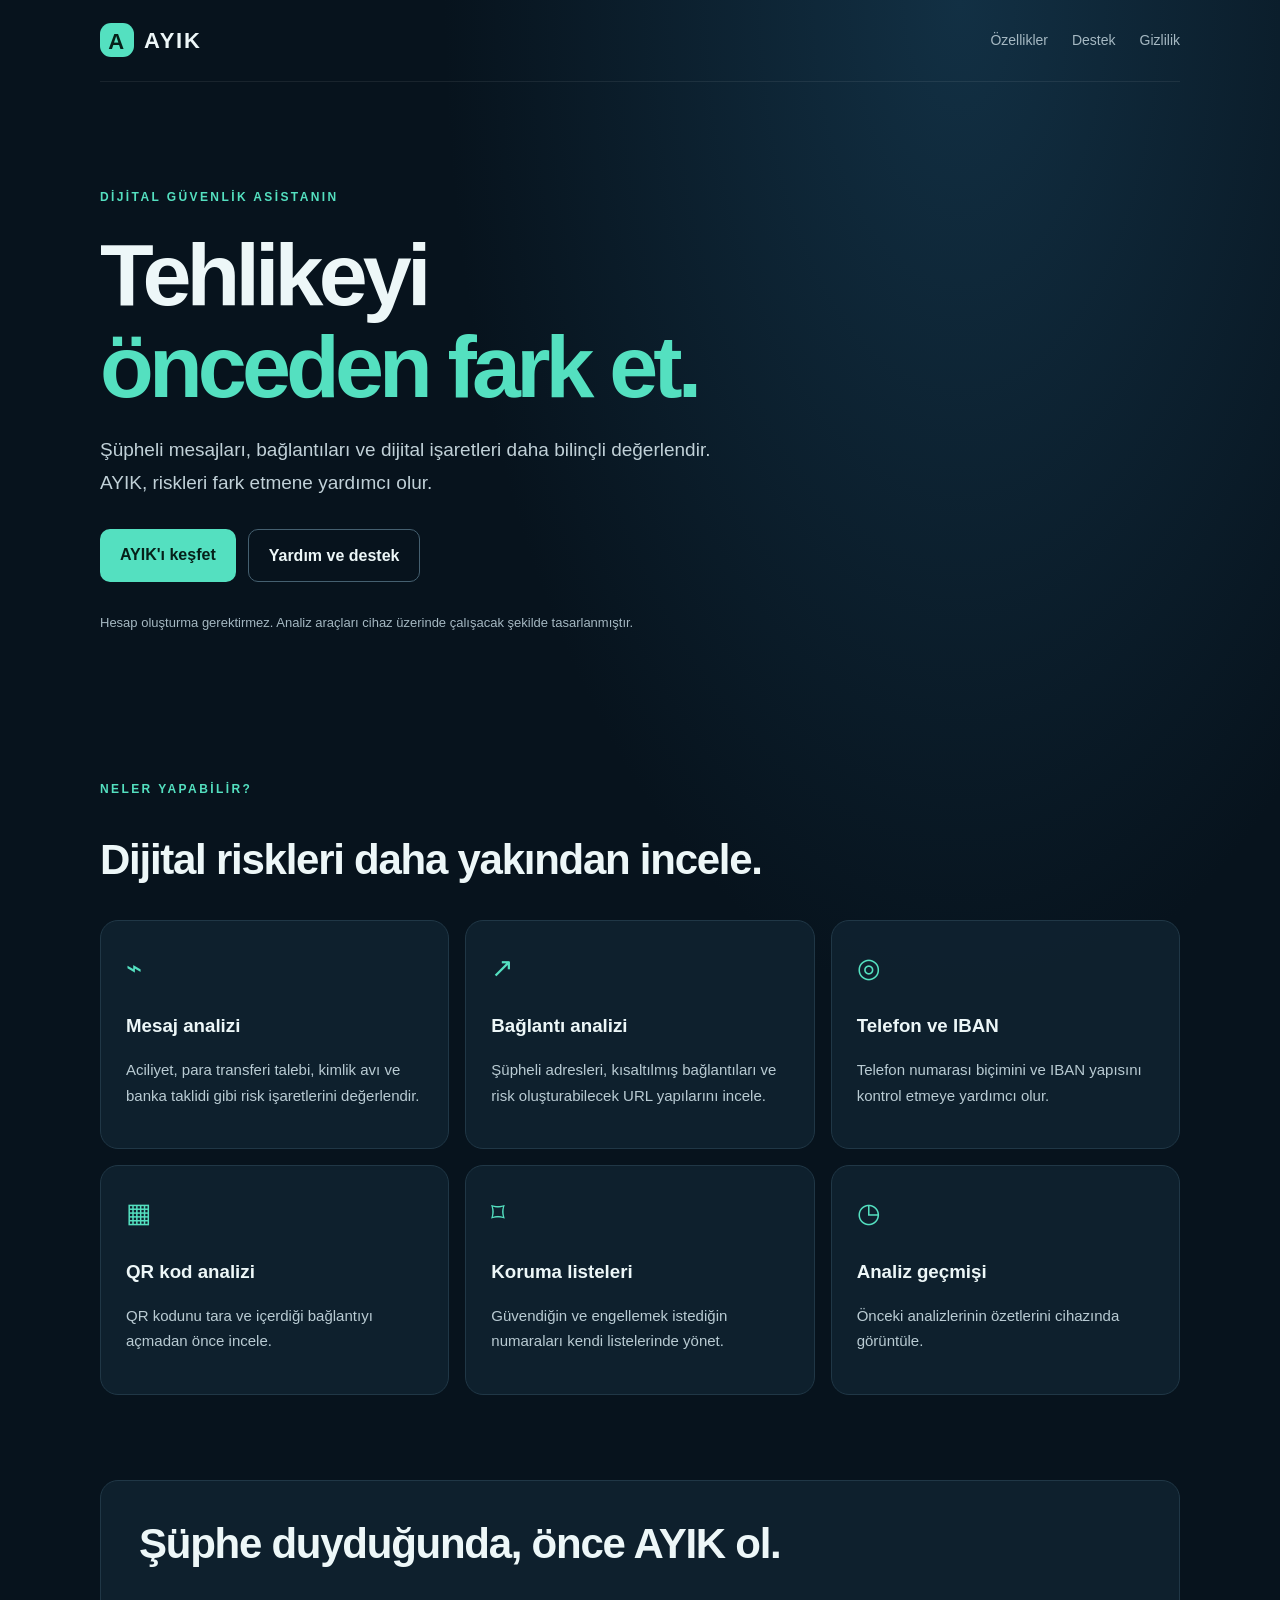
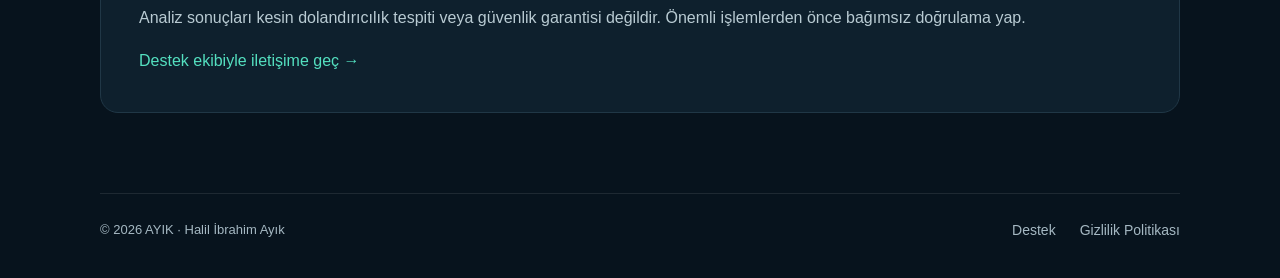
<file: index.html>
<!doctype html>
<html lang="tr">
<head>
<meta charset="utf-8"><meta name="viewport" content="width=device-width,initial-scale=1">
<meta name="description" content="AYIK, şüpheli mesajları, bağlantıları ve dijital risk işaretlerini değerlendirmenize yardımcı olan güvenlik asistanıdır.">
<title>AYIK – Dijital Tehditleri Önceden Fark Et</title><link rel="stylesheet" href="styles.css">
</head>
<body>
<header class="wrap nav"><a class="brand" href="index.html"><span class="mark">A</span> AYIK</a><nav><a href="#ozellikler">Özellikler</a><a href="support.html">Destek</a><a href="privacy.html">Gizlilik</a></nav></header>
<main>
<section class="hero wrap"><div class="eyebrow">DİJİTAL GÜVENLİK ASİSTANIN</div><h1>Tehlikeyi<br><span>önceden fark et.</span></h1><p class="lead">Şüpheli mesajları, bağlantıları ve dijital işaretleri daha bilinçli değerlendir. AYIK, riskleri fark etmene yardımcı olur.</p><div class="actions"><a class="button primary" href="#ozellikler">AYIK'ı keşfet</a><a class="button secondary" href="support.html">Yardım ve destek</a></div><div class="note">Hesap oluşturma gerektirmez. Analiz araçları cihaz üzerinde çalışacak şekilde tasarlanmıştır.</div></section>
<section class="wrap section" id="ozellikler"><div class="eyebrow">NELER YAPABİLİR?</div><h2>Dijital riskleri daha yakından incele.</h2><div class="cards">
<article><div class="symbol">⌁</div><h3>Mesaj analizi</h3><p>Aciliyet, para transferi talebi, kimlik avı ve banka taklidi gibi risk işaretlerini değerlendir.</p></article>
<article><div class="symbol">↗</div><h3>Bağlantı analizi</h3><p>Şüpheli adresleri, kısaltılmış bağlantıları ve risk oluşturabilecek URL yapılarını incele.</p></article>
<article><div class="symbol">◎</div><h3>Telefon ve IBAN</h3><p>Telefon numarası biçimini ve IBAN yapısını kontrol etmeye yardımcı olur.</p></article>
<article><div class="symbol">▦</div><h3>QR kod analizi</h3><p>QR kodunu tara ve içerdiği bağlantıyı açmadan önce incele.</p></article>
<article><div class="symbol">⌑</div><h3>Koruma listeleri</h3><p>Güvendiğin ve engellemek istediğin numaraları kendi listelerinde yönet.</p></article>
<article><div class="symbol">◷</div><h3>Analiz geçmişi</h3><p>Önceki analizlerinin özetlerini cihazında görüntüle.</p></article>
</div></section>
<section class="wrap callout"><h2>Şüphe duyduğunda, önce AYIK ol.</h2><p>Analiz sonuçları kesin dolandırıcılık tespiti veya güvenlik garantisi değildir. Önemli işlemlerden önce bağımsız doğrulama yap.</p><a href="support.html">Destek ekibiyle iletişime geç →</a></section>
</main>
<footer class="wrap footer"><span>© 2026 AYIK · Halil İbrahim Ayık</span><div><a href="support.html">Destek</a><a href="privacy.html">Gizlilik Politikası</a></div></footer>
</body></html>
</file>
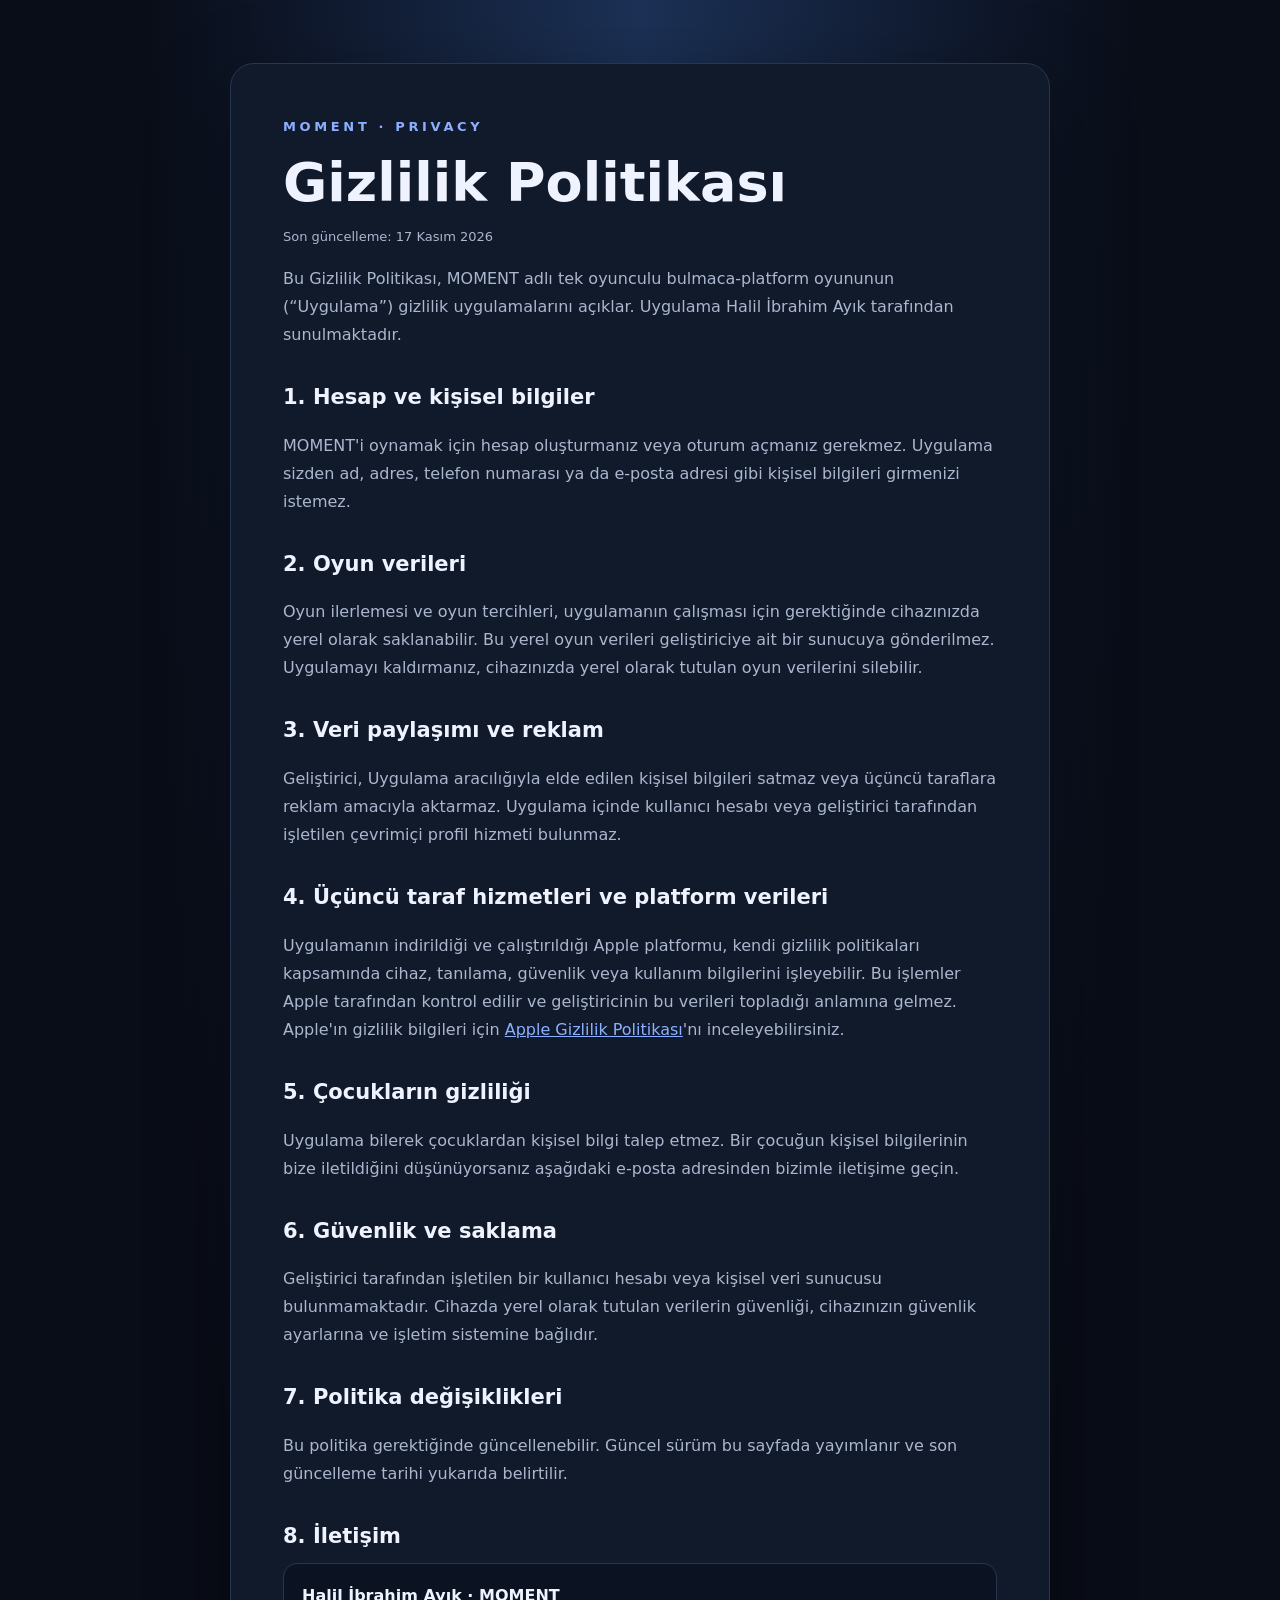
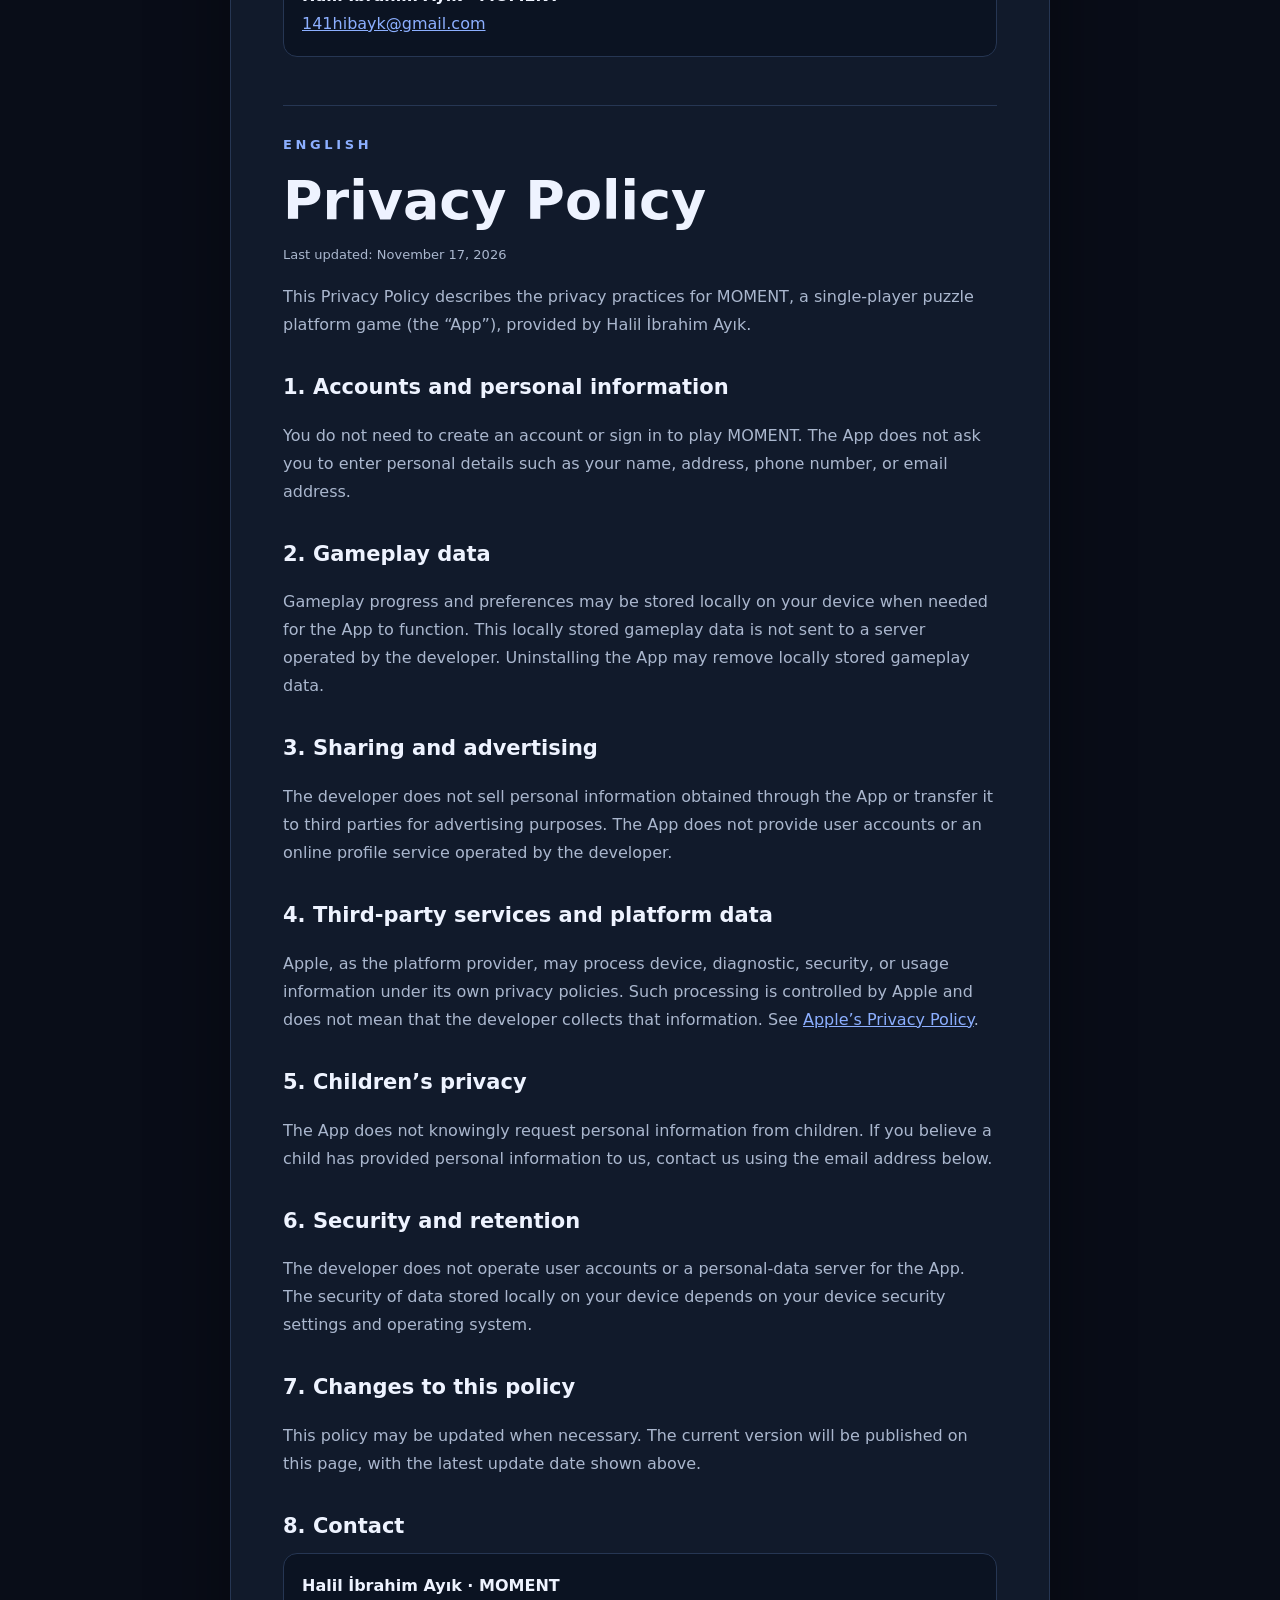
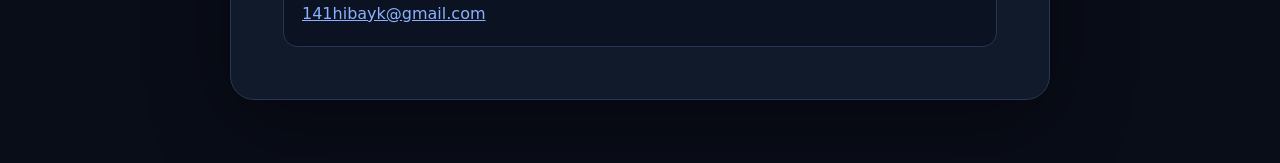
<file: moment-privacy/index.html>
<!doctype html>
<html lang="tr">
<head>
<meta charset="utf-8">
<meta name="viewport" content="width=device-width,initial-scale=1">
<meta name="description" content="MOMENT oyununun gizlilik politikası ve kişisel verilerin işlenmesine ilişkin bilgiler.">
<title>MOMENT – Gizlilik Politikası</title>
<style>
:root{color-scheme:dark;--bg:#090d18;--panel:#111a2b;--text:#eef3ff;--muted:#aab7ce;--accent:#8cafff}
*{box-sizing:border-box}body{margin:0;background:radial-gradient(ellipse at 50% 0,#1c3156 0,var(--bg) 55%);color:var(--text);font:16px/1.75 system-ui,-apple-system,Segoe UI,sans-serif}
main{width:min(820px,calc(100% - 36px));margin:7vh auto;padding:clamp(24px,6vw,52px);background:var(--panel);border:1px solid #263653;border-radius:24px;box-shadow:0 24px 80px #0006}
.mark{letter-spacing:.28em;text-transform:uppercase;color:var(--accent);font-size:13px;font-weight:700}h1{font-size:clamp(34px,7vw,54px);line-height:1.1;margin:14px 0}h2{font-size:21px;margin:30px 0 8px}p,li{color:var(--muted)}a{color:var(--accent);overflow-wrap:anywhere}.updated{font-size:13px;color:var(--muted)}.contact{padding:18px;background:#0b1322;border-radius:14px;border:1px solid #263653}.lang{margin-top:48px;padding-top:28px;border-top:1px solid #263653}
</style>
</head>
<body>
<main>
<div class="mark">MOMENT · PRIVACY</div>
<h1>Gizlilik Politikası</h1>
<p class="updated">Son güncelleme: 17 Kasım 2026</p>
<p>Bu Gizlilik Politikası, MOMENT adlı tek oyunculu bulmaca-platform oyununun (“Uygulama”) gizlilik uygulamalarını açıklar. Uygulama Halil İbrahim Ayık tarafından sunulmaktadır.</p>

<h2>1. Hesap ve kişisel bilgiler</h2>
<p>MOMENT'i oynamak için hesap oluşturmanız veya oturum açmanız gerekmez. Uygulama sizden ad, adres, telefon numarası ya da e-posta adresi gibi kişisel bilgileri girmenizi istemez.</p>

<h2>2. Oyun verileri</h2>
<p>Oyun ilerlemesi ve oyun tercihleri, uygulamanın çalışması için gerektiğinde cihazınızda yerel olarak saklanabilir. Bu yerel oyun verileri geliştiriciye ait bir sunucuya gönderilmez. Uygulamayı kaldırmanız, cihazınızda yerel olarak tutulan oyun verilerini silebilir.</p>

<h2>3. Veri paylaşımı ve reklam</h2>
<p>Geliştirici, Uygulama aracılığıyla elde edilen kişisel bilgileri satmaz veya üçüncü taraflara reklam amacıyla aktarmaz. Uygulama içinde kullanıcı hesabı veya geliştirici tarafından işletilen çevrimiçi profil hizmeti bulunmaz.</p>

<h2>4. Üçüncü taraf hizmetleri ve platform verileri</h2>
<p>Uygulamanın indirildiği ve çalıştırıldığı Apple platformu, kendi gizlilik politikaları kapsamında cihaz, tanılama, güvenlik veya kullanım bilgilerini işleyebilir. Bu işlemler Apple tarafından kontrol edilir ve geliştiricinin bu verileri topladığı anlamına gelmez. Apple'ın gizlilik bilgileri için <a href="https://www.apple.com/legal/privacy/">Apple Gizlilik Politikası</a>'nı inceleyebilirsiniz.</p>

<h2>5. Çocukların gizliliği</h2>
<p>Uygulama bilerek çocuklardan kişisel bilgi talep etmez. Bir çocuğun kişisel bilgilerinin bize iletildiğini düşünüyorsanız aşağıdaki e-posta adresinden bizimle iletişime geçin.</p>

<h2>6. Güvenlik ve saklama</h2>
<p>Geliştirici tarafından işletilen bir kullanıcı hesabı veya kişisel veri sunucusu bulunmamaktadır. Cihazda yerel olarak tutulan verilerin güvenliği, cihazınızın güvenlik ayarlarına ve işletim sistemine bağlıdır.</p>

<h2>7. Politika değişiklikleri</h2>
<p>Bu politika gerektiğinde güncellenebilir. Güncel sürüm bu sayfada yayımlanır ve son güncelleme tarihi yukarıda belirtilir.</p>

<h2>8. İletişim</h2>
<div class="contact">
<strong>Halil İbrahim Ayık · MOMENT</strong><br>
<a href="mailto:141hibayk@gmail.com?subject=MOMENT%20Privacy">141hibayk@gmail.com</a>
</div>

<div class="lang">
<div class="mark">ENGLISH</div>
<h1>Privacy Policy</h1>
<p class="updated">Last updated: November 17, 2026</p>
<p>This Privacy Policy describes the privacy practices for MOMENT, a single-player puzzle platform game (the “App”), provided by Halil İbrahim Ayık.</p>
<h2>1. Accounts and personal information</h2>
<p>You do not need to create an account or sign in to play MOMENT. The App does not ask you to enter personal details such as your name, address, phone number, or email address.</p>
<h2>2. Gameplay data</h2>
<p>Gameplay progress and preferences may be stored locally on your device when needed for the App to function. This locally stored gameplay data is not sent to a server operated by the developer. Uninstalling the App may remove locally stored gameplay data.</p>
<h2>3. Sharing and advertising</h2>
<p>The developer does not sell personal information obtained through the App or transfer it to third parties for advertising purposes. The App does not provide user accounts or an online profile service operated by the developer.</p>
<h2>4. Third-party services and platform data</h2>
<p>Apple, as the platform provider, may process device, diagnostic, security, or usage information under its own privacy policies. Such processing is controlled by Apple and does not mean that the developer collects that information. See <a href="https://www.apple.com/legal/privacy/">Apple’s Privacy Policy</a>.</p>
<h2>5. Children’s privacy</h2>
<p>The App does not knowingly request personal information from children. If you believe a child has provided personal information to us, contact us using the email address below.</p>
<h2>6. Security and retention</h2>
<p>The developer does not operate user accounts or a personal-data server for the App. The security of data stored locally on your device depends on your device security settings and operating system.</p>
<h2>7. Changes to this policy</h2>
<p>This policy may be updated when necessary. The current version will be published on this page, with the latest update date shown above.</p>
<h2>8. Contact</h2>
<div class="contact"><strong>Halil İbrahim Ayık · MOMENT</strong><br><a href="mailto:141hibayk@gmail.com?subject=MOMENT%20Privacy">141hibayk@gmail.com</a></div>
</div>
</main>
</body>
</html>
</file>
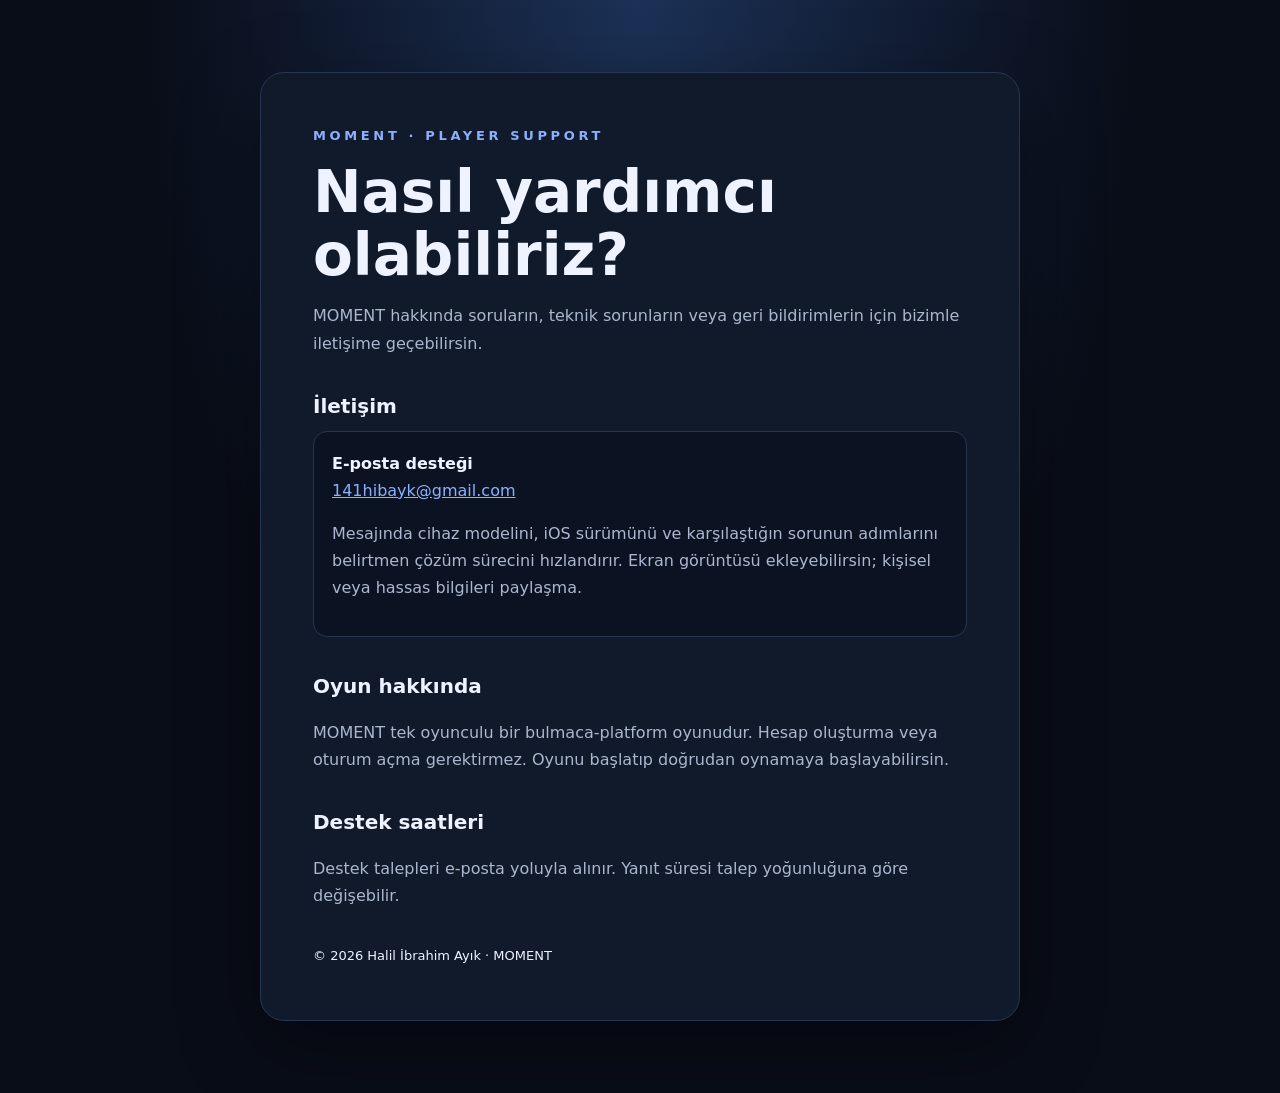
<file: moment-support/index.html>
<!doctype html>
<html lang="tr">
<head>
<meta charset="utf-8">
<meta name="viewport" content="width=device-width,initial-scale=1">
<meta name="description" content="MOMENT oyunuyla ilgili yardım, destek ve iletişim bilgileri.">
<title>MOMENT – Destek</title>
<style>
:root{color-scheme:dark;--bg:#090d18;--panel:#111a2b;--text:#eef3ff;--muted:#aab7ce;--accent:#8cafff}
*{box-sizing:border-box}body{margin:0;background:radial-gradient(ellipse at 50% 0,#1c3156 0,var(--bg) 55%);color:var(--text);font:16px/1.7 system-ui,-apple-system,Segoe UI,sans-serif}
main{width:min(760px,calc(100% - 36px));margin:8vh auto;padding:clamp(24px,6vw,52px);background:var(--panel);border:1px solid #263653;border-radius:24px;box-shadow:0 24px 80px #0006}
.mark{letter-spacing:.28em;text-transform:uppercase;color:var(--accent);font-size:13px;font-weight:700}h1{font-size:clamp(36px,7vw,58px);line-height:1.08;margin:14px 0}p{color:var(--muted)}h2{font-size:20px;margin:32px 0 8px}a{color:var(--accent);overflow-wrap:anywhere}.contact{padding:18px;background:#0b1322;border-radius:14px;border:1px solid #263653}.small{font-size:13px;margin-top:36px}
</style>
</head>
<body>
<main>
<div class="mark">MOMENT · PLAYER SUPPORT</div>
<h1>Nasıl yardımcı olabiliriz?</h1>
<p>MOMENT hakkında soruların, teknik sorunların veya geri bildirimlerin için bizimle iletişime geçebilirsin.</p>
<h2>İletişim</h2>
<div class="contact">
<strong>E-posta desteği</strong><br>
<a href="mailto:141hibayk@gmail.com?subject=MOMENT%20Support">141hibayk@gmail.com</a>
<p>Mesajında cihaz modelini, iOS sürümünü ve karşılaştığın sorunun adımlarını belirtmen çözüm sürecini hızlandırır. Ekran görüntüsü ekleyebilirsin; kişisel veya hassas bilgileri paylaşma.</p>
</div>
<h2>Oyun hakkında</h2>
<p>MOMENT tek oyunculu bir bulmaca-platform oyunudur. Hesap oluşturma veya oturum açma gerektirmez. Oyunu başlatıp doğrudan oynamaya başlayabilirsin.</p>
<h2>Destek saatleri</h2>
<p>Destek talepleri e-posta yoluyla alınır. Yanıt süresi talep yoğunluğuna göre değişebilir.</p>
<div class="small">© 2026 Halil İbrahim Ayık · MOMENT</div>
</main>
</body>
</html>
</file>
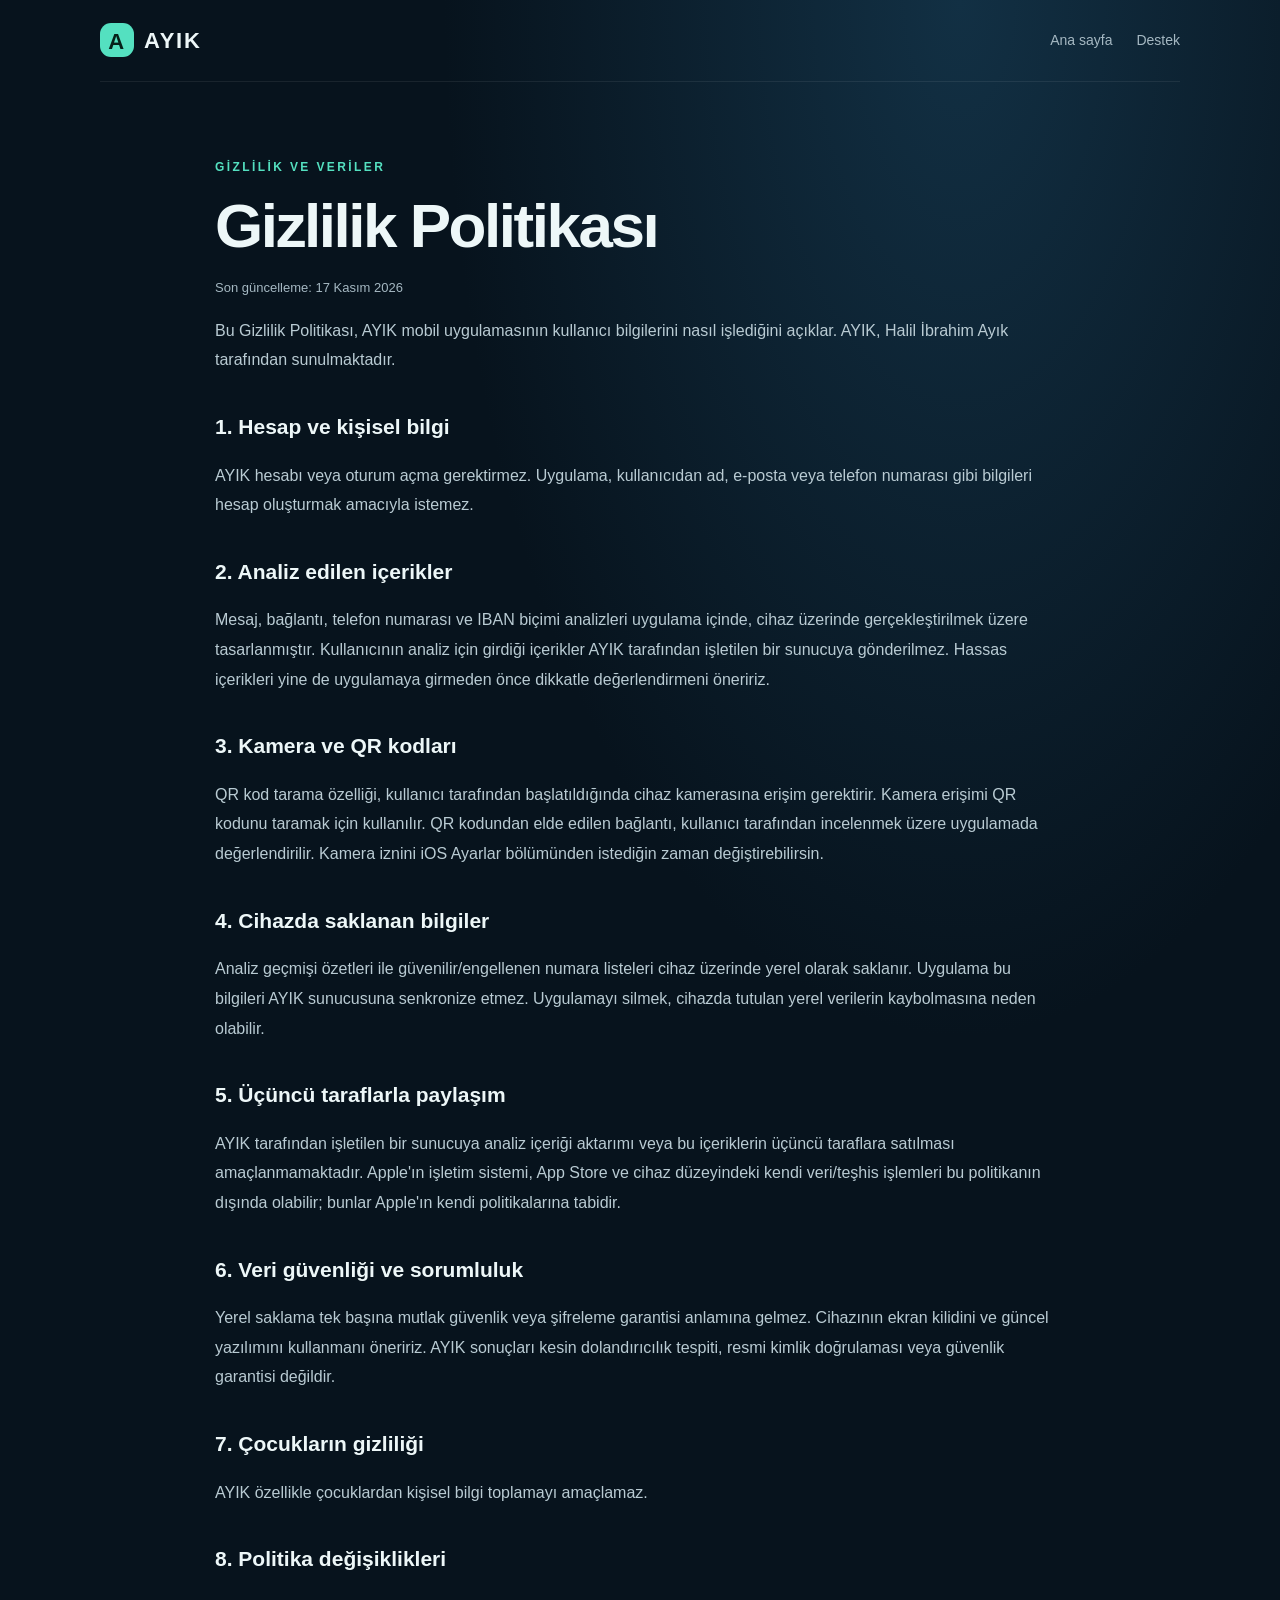
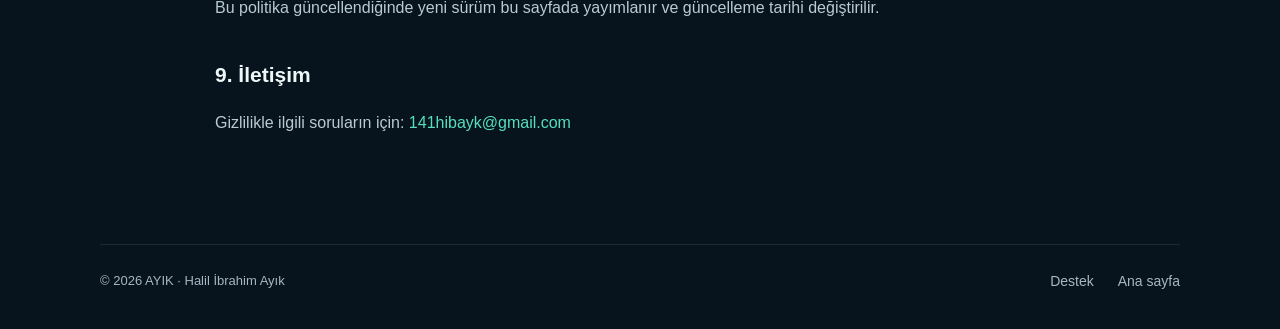
<file: privacy.html>
<!doctype html>
<html lang="tr"><head><meta charset="utf-8"><meta name="viewport" content="width=device-width,initial-scale=1"><title>Gizlilik Politikası – AYIK</title><link rel="stylesheet" href="styles.css"></head>
<body><header class="wrap nav"><a class="brand" href="index.html"><span class="mark">A</span> AYIK</a><nav><a href="index.html">Ana sayfa</a><a href="support.html">Destek</a></nav></header>
<main class="wrap page policy"><div class="eyebrow">GİZLİLİK VE VERİLER</div><h1>Gizlilik Politikası</h1><p class="muted">Son güncelleme: 17 Kasım 2026</p>
<p>Bu Gizlilik Politikası, AYIK mobil uygulamasının kullanıcı bilgilerini nasıl işlediğini açıklar. AYIK, Halil İbrahim Ayık tarafından sunulmaktadır.</p>
<h2>1. Hesap ve kişisel bilgi</h2><p>AYIK hesabı veya oturum açma gerektirmez. Uygulama, kullanıcıdan ad, e-posta veya telefon numarası gibi bilgileri hesap oluşturmak amacıyla istemez.</p>
<h2>2. Analiz edilen içerikler</h2><p>Mesaj, bağlantı, telefon numarası ve IBAN biçimi analizleri uygulama içinde, cihaz üzerinde gerçekleştirilmek üzere tasarlanmıştır. Kullanıcının analiz için girdiği içerikler AYIK tarafından işletilen bir sunucuya gönderilmez. Hassas içerikleri yine de uygulamaya girmeden önce dikkatle değerlendirmeni öneririz.</p>
<h2>3. Kamera ve QR kodları</h2><p>QR kod tarama özelliği, kullanıcı tarafından başlatıldığında cihaz kamerasına erişim gerektirir. Kamera erişimi QR kodunu taramak için kullanılır. QR kodundan elde edilen bağlantı, kullanıcı tarafından incelenmek üzere uygulamada değerlendirilir. Kamera iznini iOS Ayarlar bölümünden istediğin zaman değiştirebilirsin.</p>
<h2>4. Cihazda saklanan bilgiler</h2><p>Analiz geçmişi özetleri ile güvenilir/engellenen numara listeleri cihaz üzerinde yerel olarak saklanır. Uygulama bu bilgileri AYIK sunucusuna senkronize etmez. Uygulamayı silmek, cihazda tutulan yerel verilerin kaybolmasına neden olabilir.</p>
<h2>5. Üçüncü taraflarla paylaşım</h2><p>AYIK tarafından işletilen bir sunucuya analiz içeriği aktarımı veya bu içeriklerin üçüncü taraflara satılması amaçlanmamaktadır. Apple'ın işletim sistemi, App Store ve cihaz düzeyindeki kendi veri/teşhis işlemleri bu politikanın dışında olabilir; bunlar Apple'ın kendi politikalarına tabidir.</p>
<h2>6. Veri güvenliği ve sorumluluk</h2><p>Yerel saklama tek başına mutlak güvenlik veya şifreleme garantisi anlamına gelmez. Cihazının ekran kilidini ve güncel yazılımını kullanmanı öneririz. AYIK sonuçları kesin dolandırıcılık tespiti, resmi kimlik doğrulaması veya güvenlik garantisi değildir.</p>
<h2>7. Çocukların gizliliği</h2><p>AYIK özellikle çocuklardan kişisel bilgi toplamayı amaçlamaz.</p>
<h2>8. Politika değişiklikleri</h2><p>Bu politika güncellendiğinde yeni sürüm bu sayfada yayımlanır ve güncelleme tarihi değiştirilir.</p>
<h2>9. İletişim</h2><p>Gizlilikle ilgili soruların için: <a href="mailto:141hibayk@gmail.com">141hibayk@gmail.com</a></p>
</main><footer class="wrap footer"><span>© 2026 AYIK · Halil İbrahim Ayık</span><div><a href="support.html">Destek</a><a href="index.html">Ana sayfa</a></div></footer></body></html>
</file>
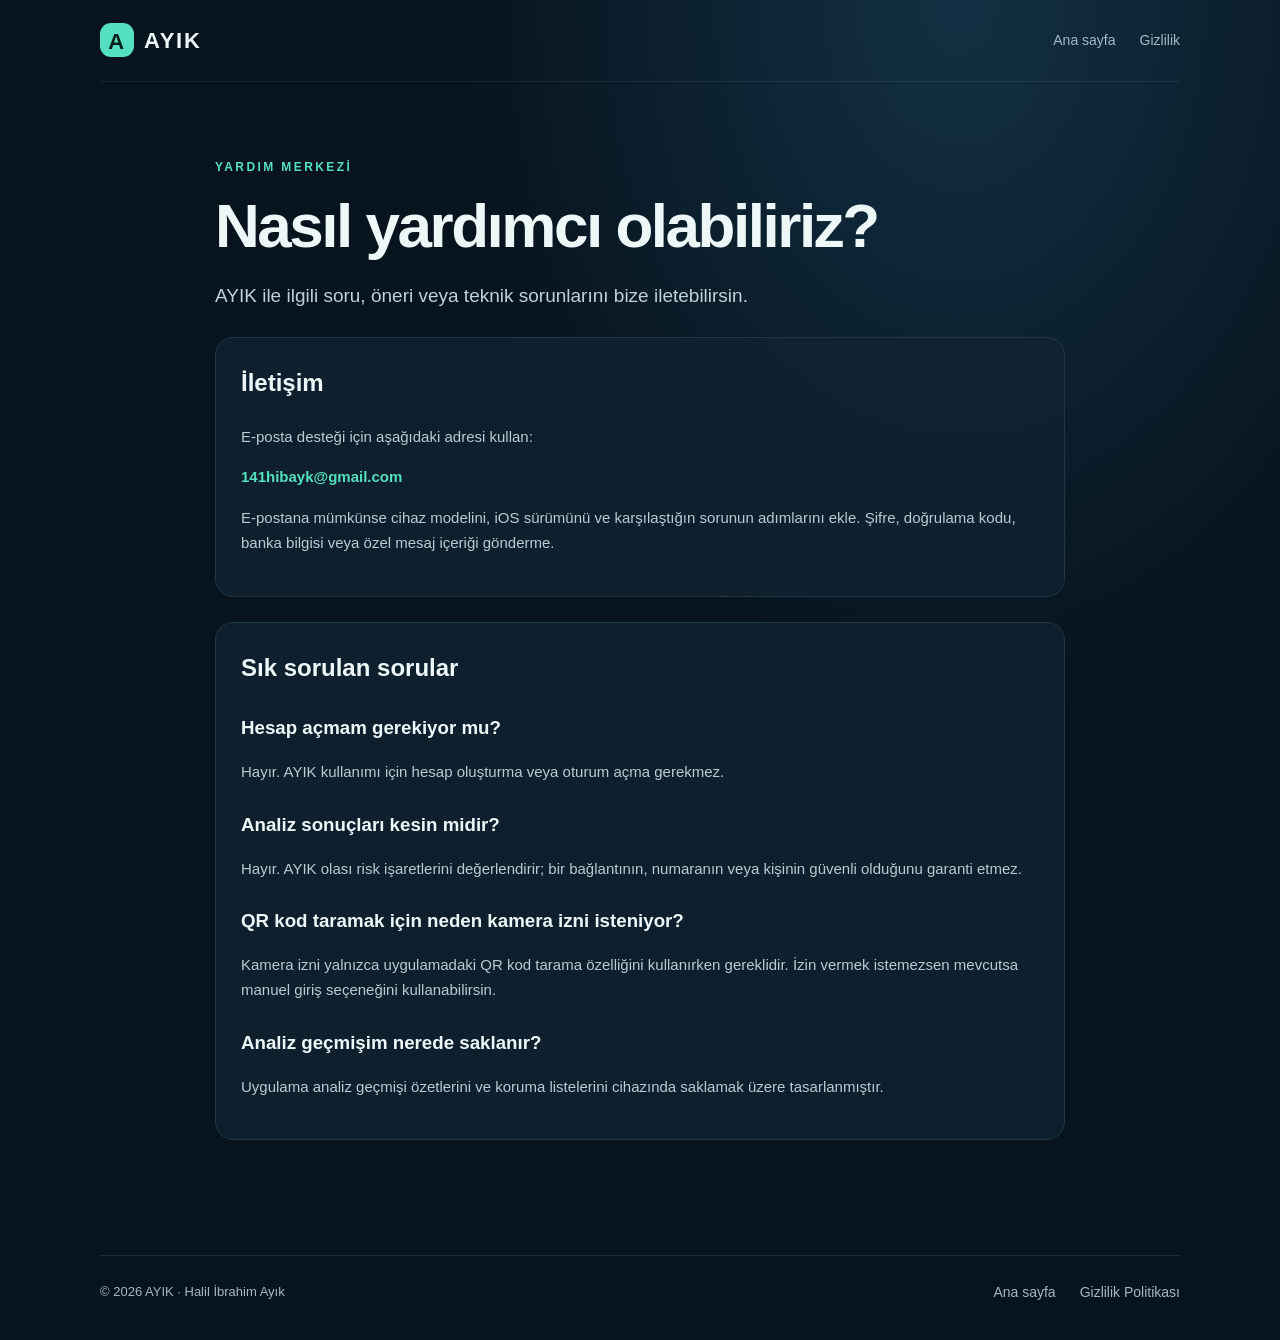
<file: support.html>
<!doctype html>
<html lang="tr"><head><meta charset="utf-8"><meta name="viewport" content="width=device-width,initial-scale=1"><title>Destek – AYIK</title><link rel="stylesheet" href="styles.css"></head>
<body><header class="wrap nav"><a class="brand" href="index.html"><span class="mark">A</span> AYIK</a><nav><a href="index.html">Ana sayfa</a><a href="privacy.html">Gizlilik</a></nav></header>
<main class="wrap page"><div class="eyebrow">YARDIM MERKEZİ</div><h1>Nasıl yardımcı olabiliriz?</h1><p class="lead">AYIK ile ilgili soru, öneri veya teknik sorunlarını bize iletebilirsin.</p>
<section class="panel"><h2>İletişim</h2><p>E-posta desteği için aşağıdaki adresi kullan:</p><p class="email"><a href="mailto:141hibayk@gmail.com">141hibayk@gmail.com</a></p><p>E-postana mümkünse cihaz modelini, iOS sürümünü ve karşılaştığın sorunun adımlarını ekle. Şifre, doğrulama kodu, banka bilgisi veya özel mesaj içeriği gönderme.</p></section>
<section class="panel"><h2>Sık sorulan sorular</h2><h3>Hesap açmam gerekiyor mu?</h3><p>Hayır. AYIK kullanımı için hesap oluşturma veya oturum açma gerekmez.</p><h3>Analiz sonuçları kesin midir?</h3><p>Hayır. AYIK olası risk işaretlerini değerlendirir; bir bağlantının, numaranın veya kişinin güvenli olduğunu garanti etmez.</p><h3>QR kod taramak için neden kamera izni isteniyor?</h3><p>Kamera izni yalnızca uygulamadaki QR kod tarama özelliğini kullanırken gereklidir. İzin vermek istemezsen mevcutsa manuel giriş seçeneğini kullanabilirsin.</p><h3>Analiz geçmişim nerede saklanır?</h3><p>Uygulama analiz geçmişi özetlerini ve koruma listelerini cihazında saklamak üzere tasarlanmıştır.</p></section>
</main><footer class="wrap footer"><span>© 2026 AYIK · Halil İbrahim Ayık</span><div><a href="index.html">Ana sayfa</a><a href="privacy.html">Gizlilik Politikası</a></div></footer></body></html>
</file>
<file: styles.css>
:root{color-scheme:dark;--bg:#07131d;--panel:#102331;--line:#203746;--text:#edf7f8;--muted:#a5b8c2;--accent:#54e0c0;--blue:#6bb7ff}*{box-sizing:border-box}html{scroll-behavior:smooth}body{margin:0;background:radial-gradient(ellipse at 75% 0%,#123044 0,transparent 38%),var(--bg);color:var(--text);font:16px/1.7 -apple-system,BlinkMacSystemFont,"Segoe UI",sans-serif}.wrap{width:min(1080px,calc(100% - 40px));margin:auto}.nav{height:82px;display:flex;align-items:center;justify-content:space-between;border-bottom:1px solid #ffffff12}.brand{display:flex;align-items:center;gap:10px;color:var(--text);font-weight:800;font-size:22px;text-decoration:none;letter-spacing:.08em}.mark{display:grid;place-items:center;width:34px;height:34px;border-radius:11px;background:var(--accent);color:#062019;font-weight:900}nav,.footer div{display:flex;gap:24px}a{color:var(--accent);text-decoration:none}nav a,.footer a{color:var(--muted);font-size:14px}.hero{padding:105px 0 90px}.eyebrow{color:var(--accent);font-size:12px;font-weight:800;letter-spacing:.2em}.hero h1{font-size:clamp(48px,8vw,88px);line-height:1.04;letter-spacing:-.055em;margin:22px 0}.hero h1 span{color:var(--accent)}.lead{max-width:650px;color:#c1d1d8;font-size:19px}.actions{display:flex;gap:12px;margin:30px 0}.button{display:inline-block;padding:12px 20px;border-radius:10px;font-weight:700}.primary{background:var(--accent);color:#062019}.secondary{border:1px solid #456070;color:var(--text)}.note,.muted{color:var(--muted);font-size:13px}.section{padding:55px 0 85px}.section h2,.callout h2{font-size:clamp(28px,4vw,42px);line-height:1.2;letter-spacing:-.03em}.cards{display:grid;grid-template-columns:repeat(3,1fr);gap:16px;margin-top:32px}.cards article,.panel,.callout{background:#102331d9;border:1px solid var(--line);border-radius:18px;padding:25px}.symbol{font-size:27px;color:var(--accent)}h3{margin-bottom:6px}p{color:#b9cbd3}.cards p,.panel p{font-size:15px}.callout{margin:0 auto 80px;padding:38px}.callout h2{margin-top:0}.footer{border-top:1px solid #ffffff18;padding:25px 0 35px;display:flex;justify-content:space-between;gap:20px;color:var(--muted);font-size:13px}.page{padding:75px 0 90px;max-width:850px}.page h1{font-size:clamp(38px,6vw,62px);line-height:1.1;letter-spacing:-.04em;margin:15px 0}.panel{margin:25px 0}.panel h2,.policy h2{color:var(--text);margin-top:0}.panel h3{margin-top:24px}.email{font-size:21px;font-weight:700}.policy h2{font-size:21px;margin:34px 0 5px}.policy p{line-height:1.85}.policy .muted{font-size:13px}@media(max-width:700px){.cards{grid-template-columns:1fr}.hero{padding:75px 0}.nav{height:auto;min-height:75px;align-items:flex-start;padding:20px 0;gap:16px;flex-direction:column}nav{gap:18px;flex-wrap:wrap}.footer{flex-direction:column}.actions{flex-wrap:wrap}}
</file>
